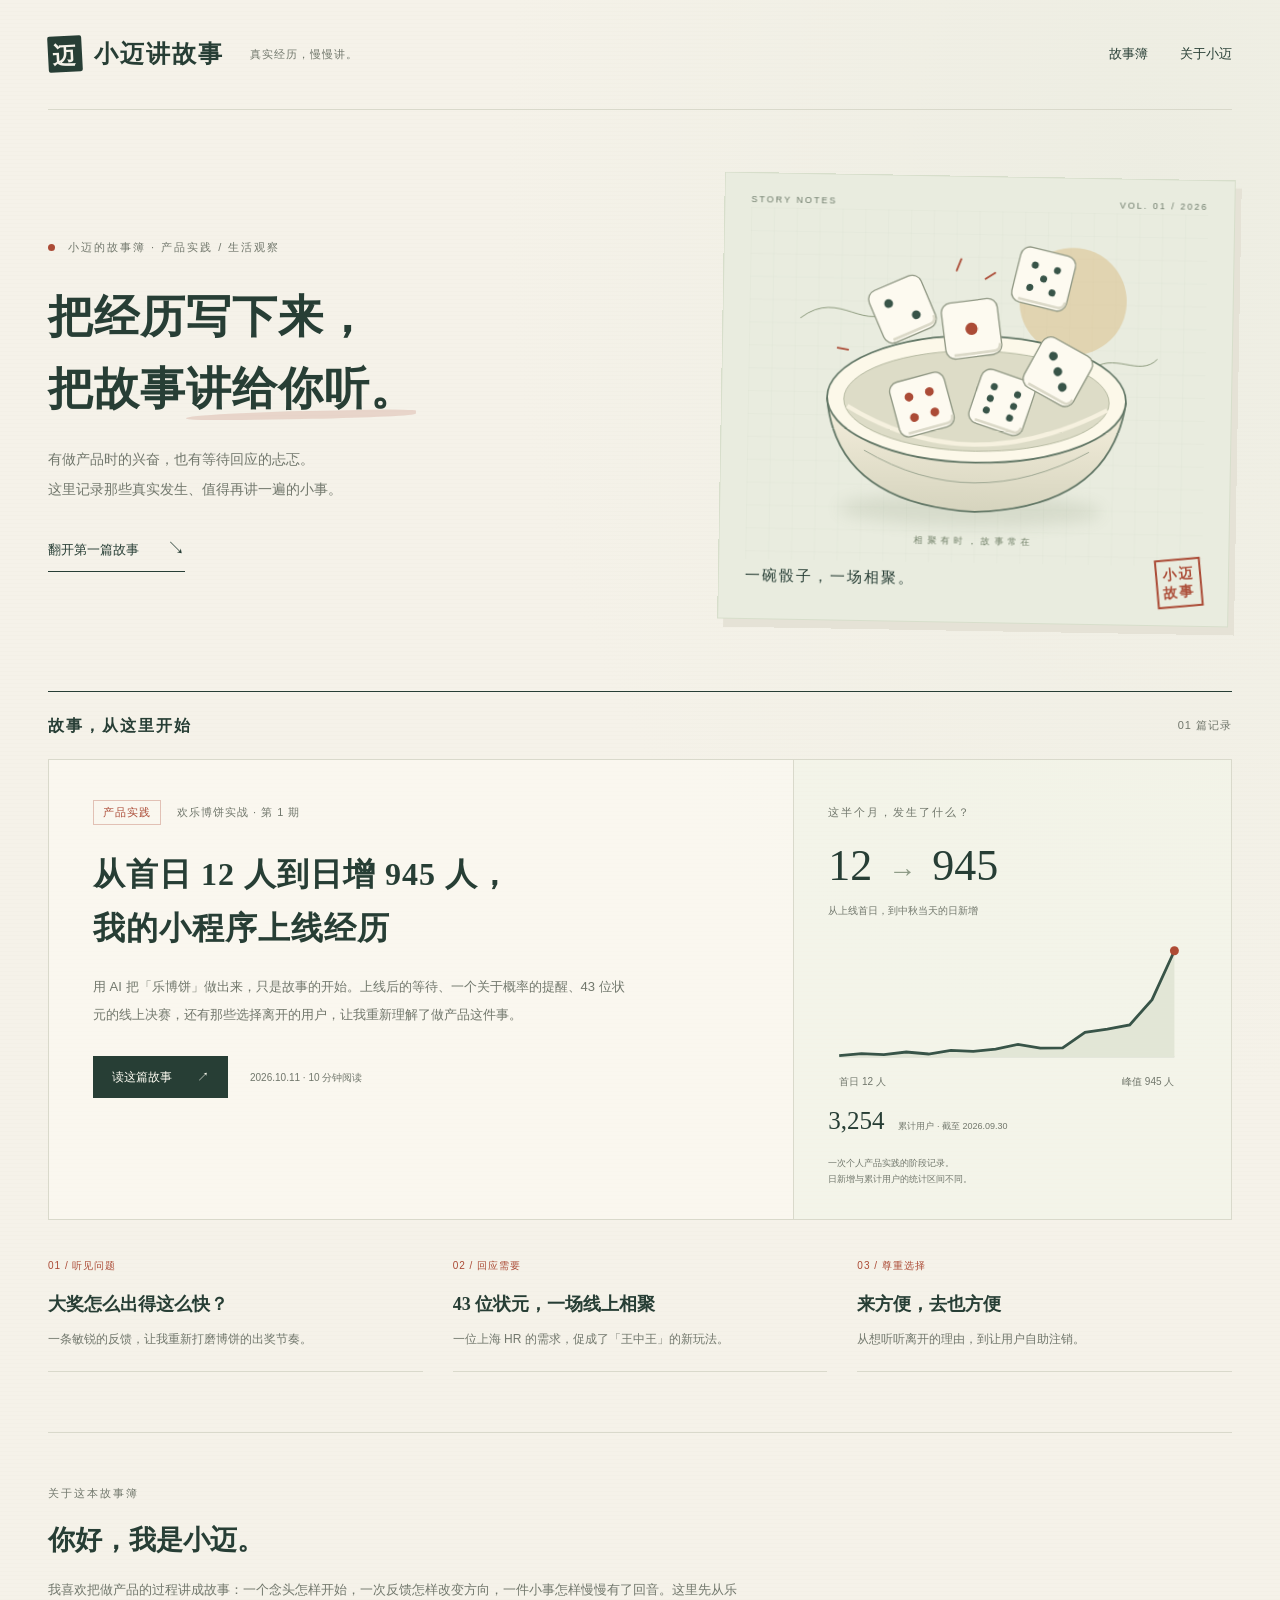
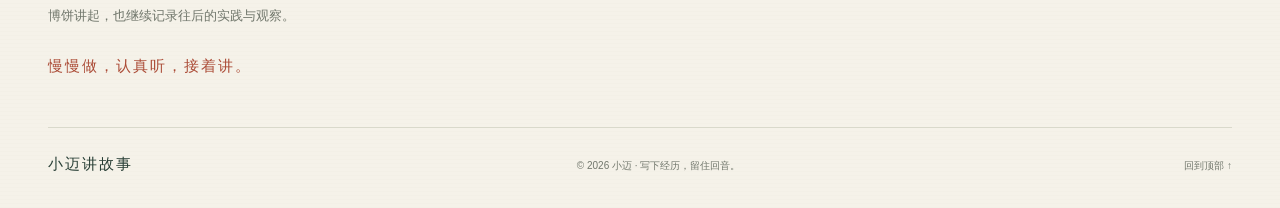
<file: index.html>
<!doctype html>
<html lang="zh-CN"><head><meta charset="utf-8"><meta name="viewport" content="width=device-width, initial-scale=1"><meta name="theme-color" content="#f5f2e9"><title>小迈讲故事</title><meta name="description" content="AI Coding 能不能把一款产品真正带到用户面前？这是我和 AI 一起做「乐博饼」的经历：从开发、备案、上线，到等待反馈，再到一次次改进。比增长数字更值得记下的，是用户带来的三个故事。"><meta property="og:title" content="小迈讲故事"><meta property="og:description" content="AI Coding 能不能把一款产品真正带到用户面前？这是我和 AI 一起做「乐博饼」的经历：从开发、备案、上线，到等待反馈，再到一次次改进。比增长数字更值得记下的，是用户带来的三个故事。"><meta property="og:type" content="website"><meta property="og:locale" content="zh_CN"><link rel="icon" href="./assets/favicon.svg" type="image/svg+xml"><link rel="stylesheet" href="./assets/site.css?v=20261011-2"><script src="./assets/site.js" defer></script></head><body><a class="skip-link" href="#main">跳到正文</a><header class="site-header wrap"><a class="brand" href="./"><span class="brand-mark" aria-hidden="true">迈</span>小迈讲故事<span class="brand-sub">真实经历，慢慢讲。</span></a><nav aria-label="主导航"><a href="./#stories">故事簿</a><a href="./#about">关于小迈</a></nav></header><main id="main"><section class="hero wrap">
  <div class="hero-copy"><p class="eyebrow"><span class="red-dot"></span> 小迈的故事簿 · 产品实践 / 生活观察</p><h1>把经历写下来，<br>把故事<span class="brush">讲给你听。</span></h1><p class="hero-description">有做产品时的兴奋，也有等待回应的忐忑。<br>这里记录那些真实发生、值得再讲一遍的小事。</p><a class="text-link" href="#stories">翻开第一篇故事 <span aria-hidden="true">↘</span></a></div>
  <div class="cover-art"><div class="art-caption">STORY NOTES <span>VOL. 01 / 2026</span></div><img src="assets/bobing.svg" alt="六颗骰子落入瓷碗的博饼插画" width="520" height="400"><div class="art-bottom"><span>一碗骰子，一场相聚。</span><span class="seal">小迈<br>故事</span></div></div>
</section>
<section id="stories" class="stories wrap"><div class="section-label"><h2>故事，从这里开始</h2><span>01 篇记录</span></div>
<article class="feature"><div class="feature-main"><div class="story-meta"><span>产品实践</span><span>欢乐博饼实战 · 第 1 期</span></div><a href="stories/le-bobing/"><h3>从首日 12 人到日增 945 人，<br>我的小程序上线经历</h3></a><p class="feature-summary">用 AI 把「乐博饼」做出来，只是故事的开始。上线后的等待、一个关于概率的提醒、43 位状元的线上决赛，还有那些选择离开的用户，让我重新理解了做产品这件事。</p><div class="feature-footer"><a class="button" href="stories/le-bobing/">读这篇故事 <span aria-hidden="true">↗</span></a><span>2026.10.11 · 10 分钟阅读</span></div></div><div class="feature-aside"><p class="eyebrow">这半个月，发生了什么？</p><div class="metric"><strong>12 <span>→</span> 945</strong><span>从上线首日，到中秋当天的日新增</span></div><svg class="growth-chart" viewBox="0 0 330 140" role="img" aria-label="原稿记录的连续 16 个观测值：日新增从 12 人起步，经历起伏后达到 945 人"><path d="M10 110H310" stroke="#d6d9ce"/><polygon points="10,110 10,108.8 30,107.0 50,107.9 70,105.6 90,107.4 110,104.2 130,105.1 150,103.0 170,98.8 190,102.2 210,101.9 230,88.0 250,85.1 270,81.3 290,58.8 310,15.0 310,110" fill="#e2e6d6"/><polyline points="10,108.8 30,107.0 50,107.9 70,105.6 90,107.4 110,104.2 130,105.1 150,103.0 170,98.8 190,102.2 210,101.9 230,88.0 250,85.1 270,81.3 290,58.8 310,15.0" fill="none" stroke="#385448" stroke-width="2.5"/><circle cx="310" cy="15" r="4" fill="#ae4b35"/><text x="10" y="135">首日 12 人</text><text x="310" y="135" text-anchor="end">峰值 945 人</text></svg><div class="aside-total"><strong>3,254</strong><span>累计用户 · 截至 2026.09.30</span></div><p class="data-note">一次个人产品实践的阶段记录。<br>日新增与累计用户的统计区间不同。</p></div></article>
<div class="story-notes"><div><span class="note-index">01 / 听见问题</span><h3>大奖怎么出得这么快？</h3><p>一条敏锐的反馈，让我重新打磨博饼的出奖节奏。</p></div><div><span class="note-index">02 / 回应需要</span><h3>43 位状元，一场线上相聚</h3><p>一位上海 HR 的需求，促成了「王中王」的新玩法。</p></div><div><span class="note-index">03 / 尊重选择</span><h3>来方便，去也方便</h3><p>从想听听离开的理由，到让用户自助注销。</p></div></div>
</section>
<section id="about" class="about wrap"><span class="eyebrow">关于这本故事簿</span><h2>你好，我是小迈。</h2><p>我喜欢把做产品的过程讲成故事：一个念头怎样开始，一次反馈怎样改变方向，一件小事怎样慢慢有了回音。这里先从乐博饼讲起，也继续记录往后的实践与观察。</p><span class="about-sign">慢慢做，认真听，接着讲。</span></section>
</main><footer class="site-footer wrap"><a class="footer-brand" href="./">小迈讲故事</a><span>© 2026 小迈 · 写下经历，留住回音。</span><a href="#main">回到顶部 ↑</a></footer></body></html>
</file>
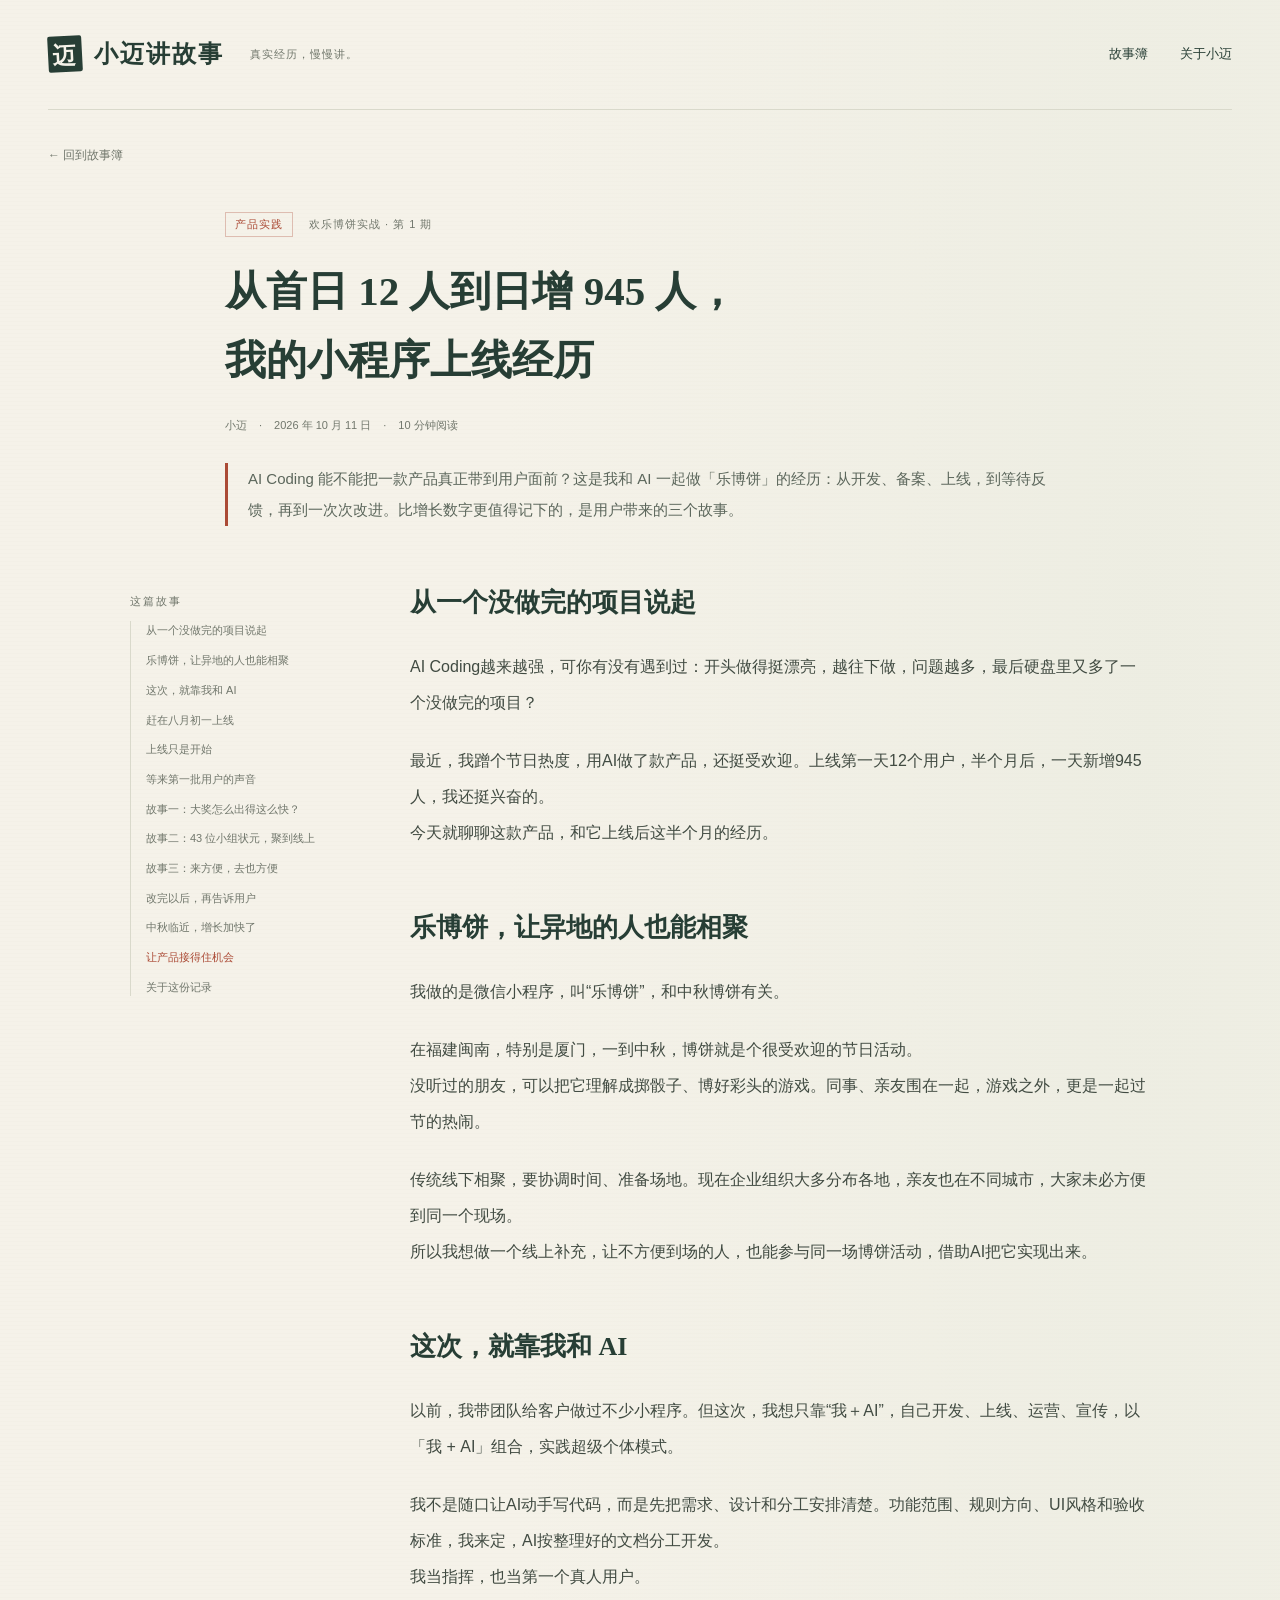
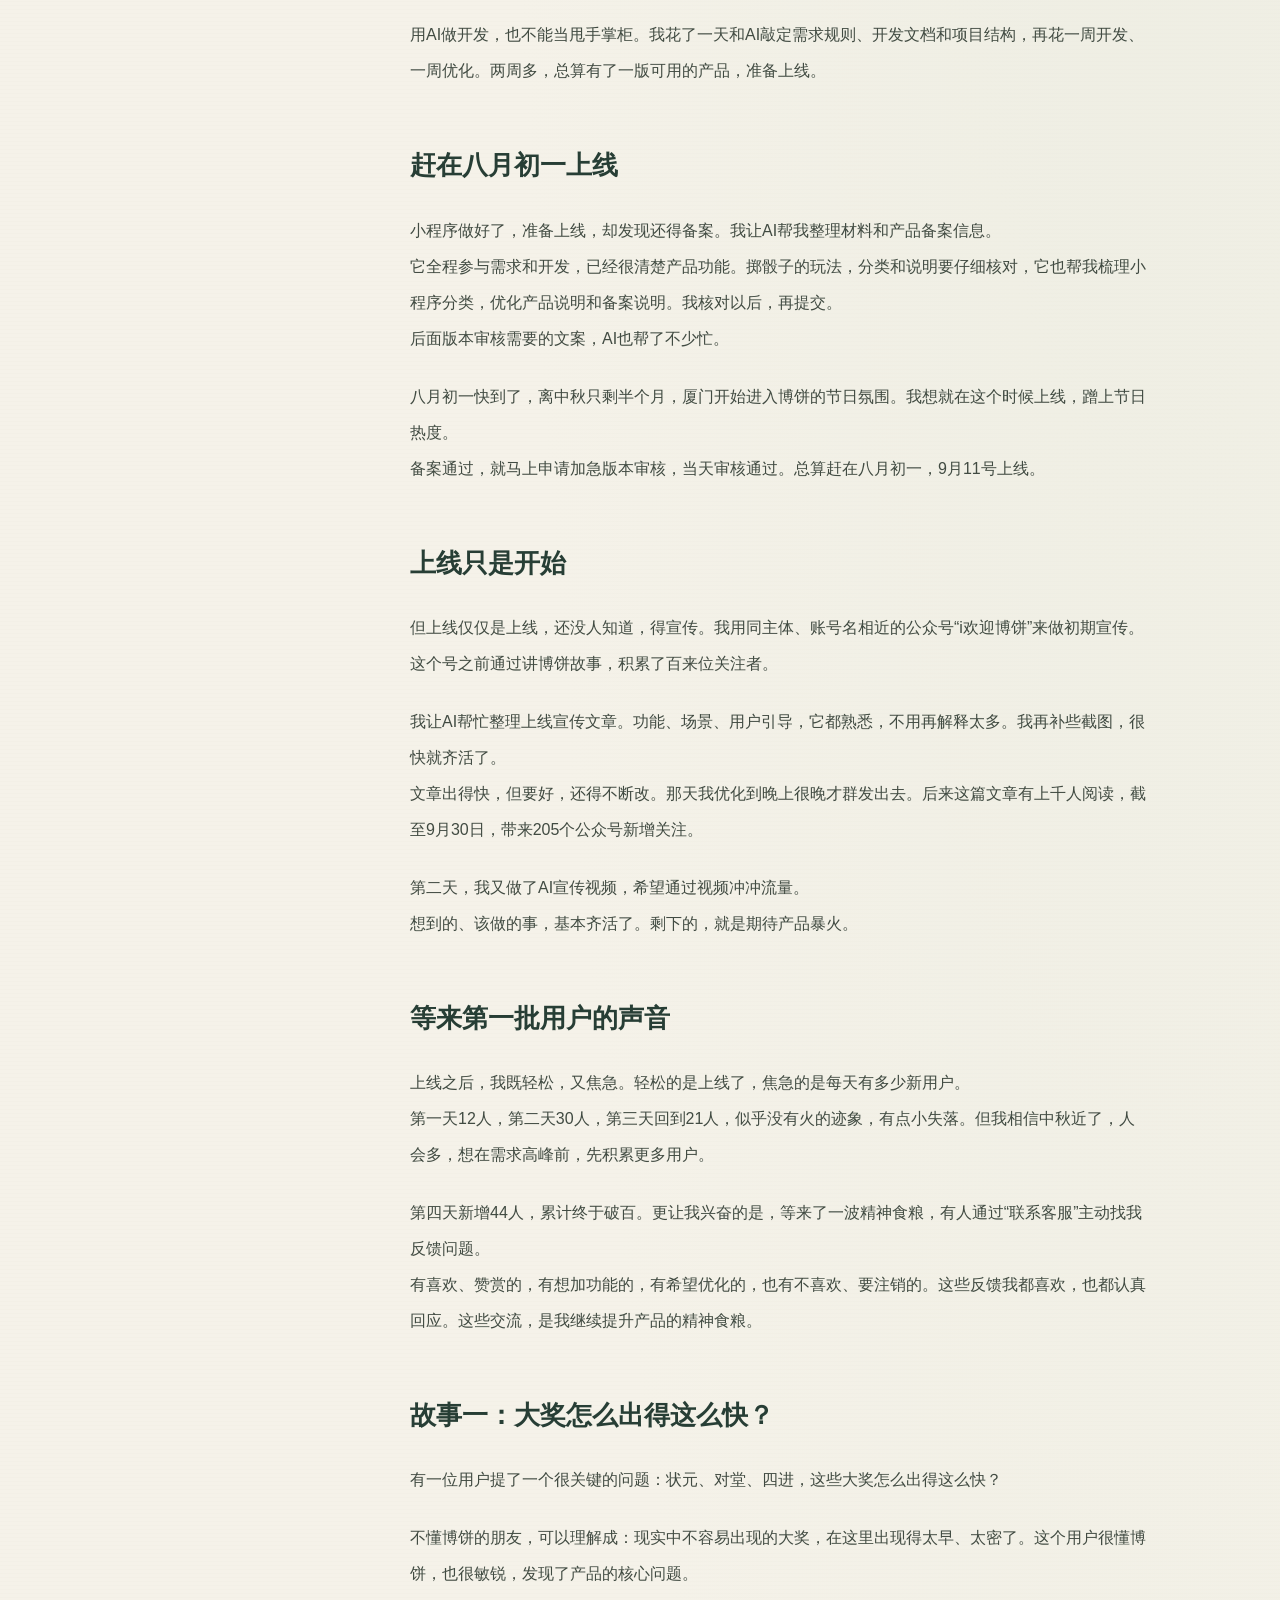
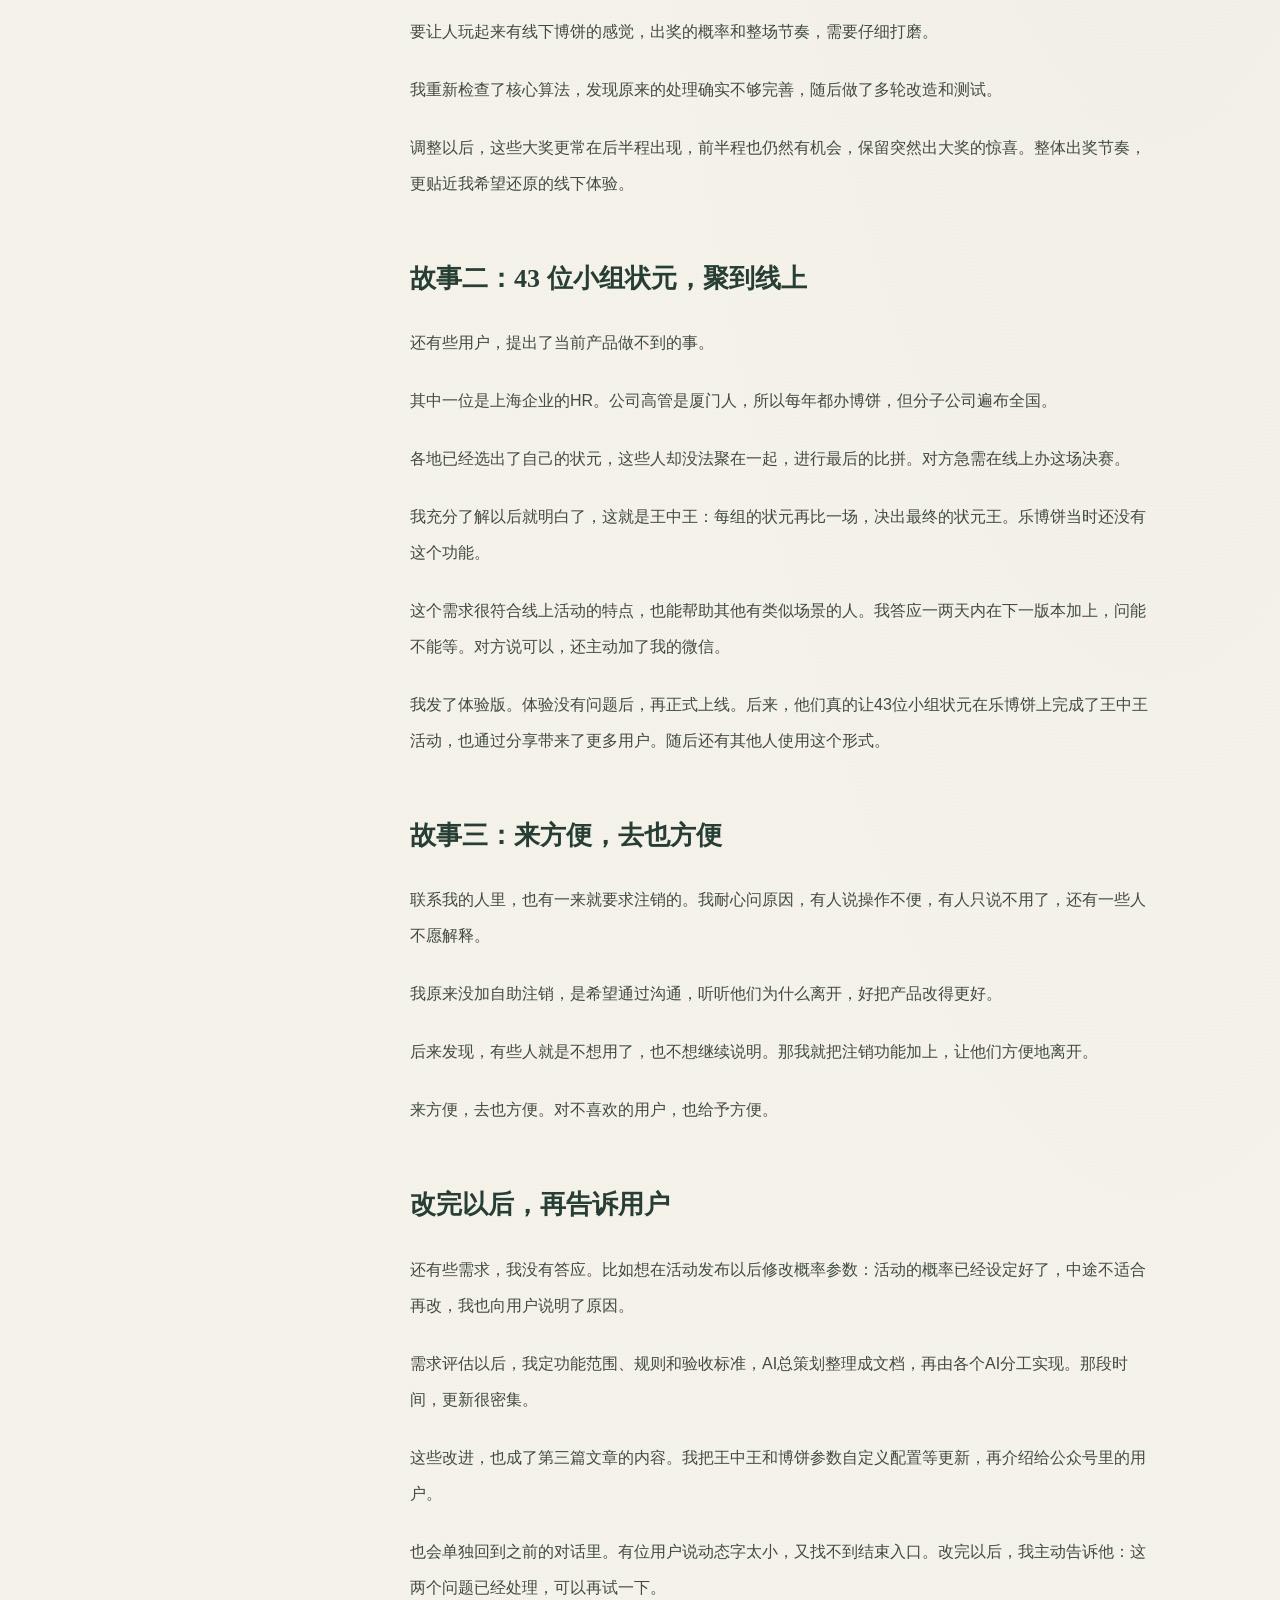
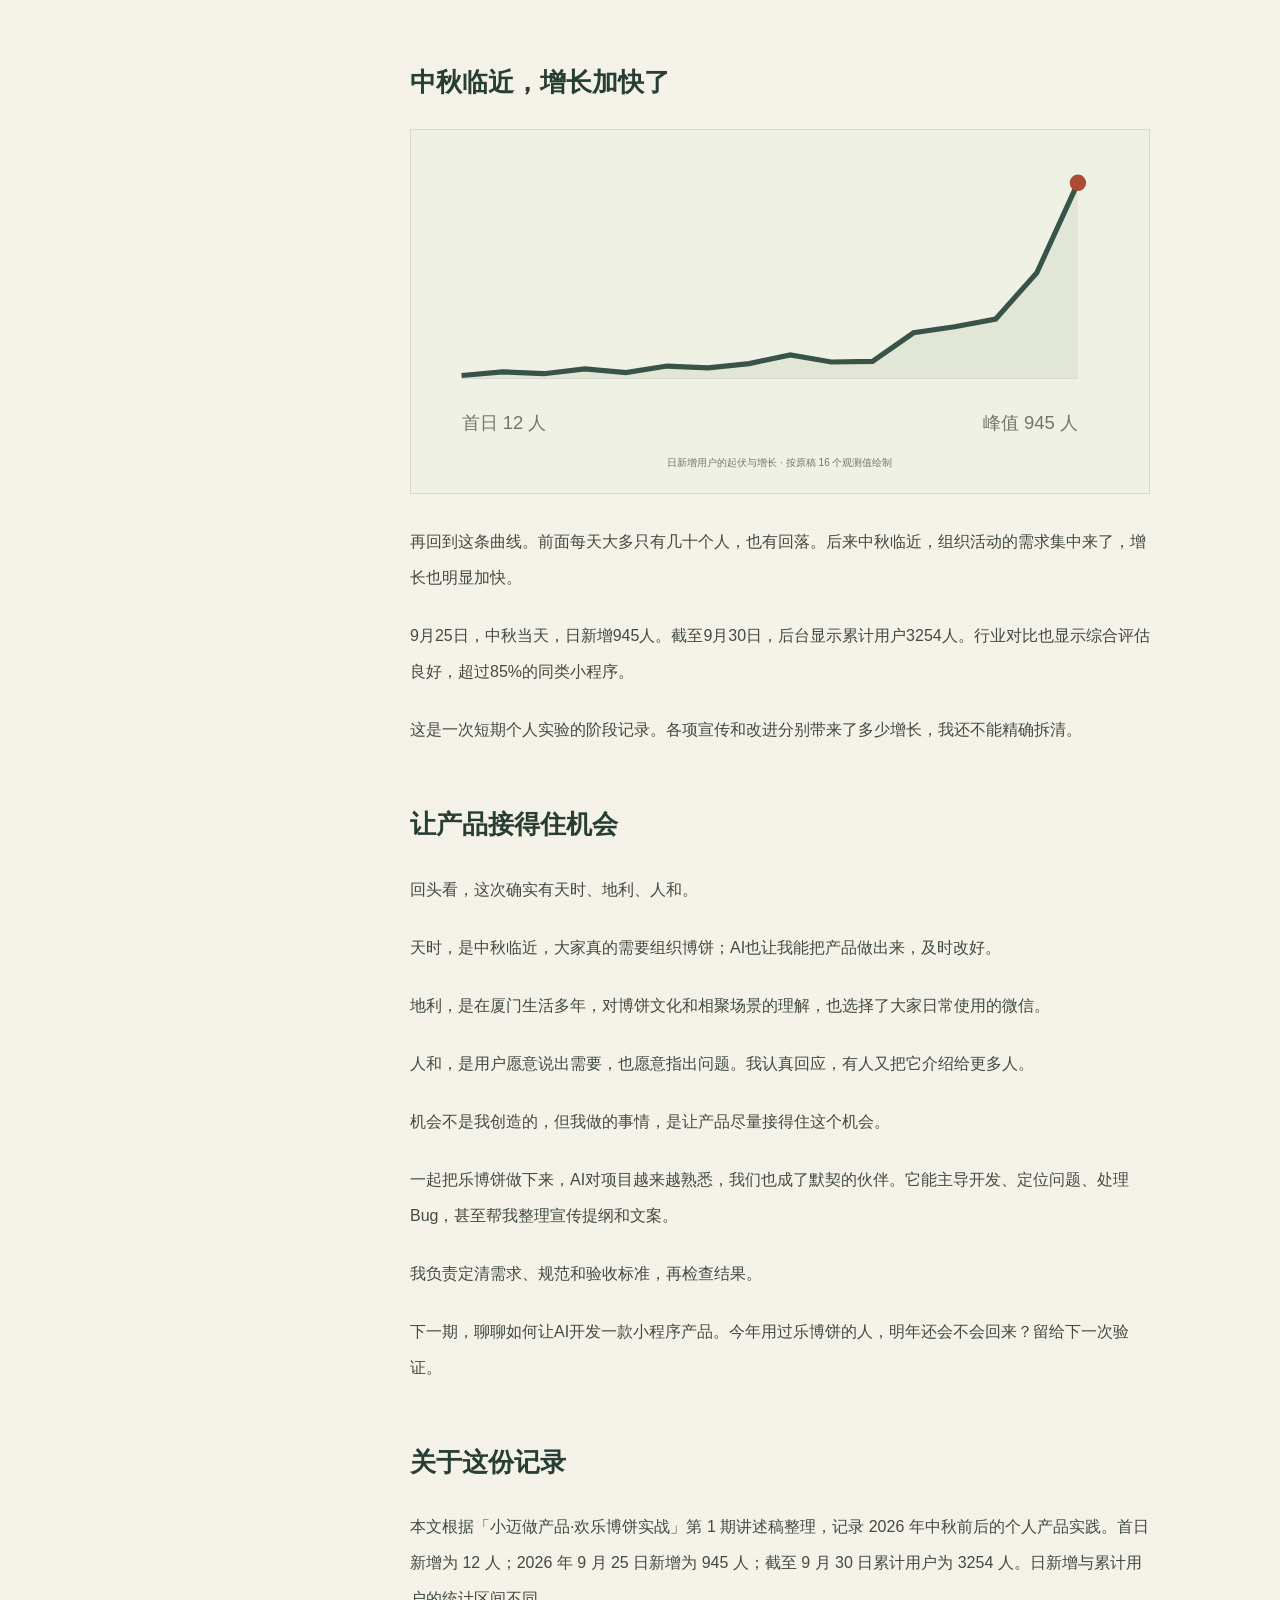
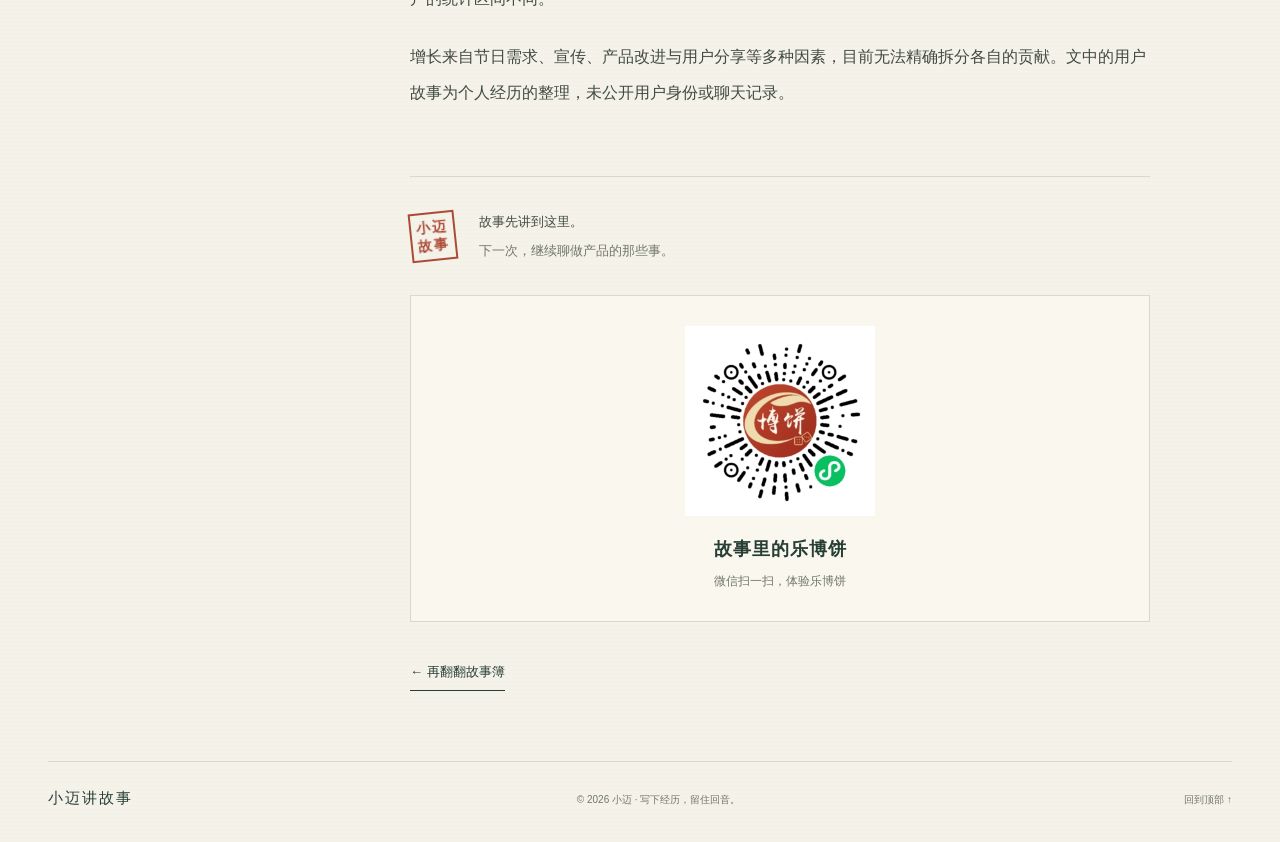
<file: stories/le-bobing/index.html>
<!doctype html>
<html lang="zh-CN"><head><meta charset="utf-8"><meta name="viewport" content="width=device-width, initial-scale=1"><meta name="theme-color" content="#f5f2e9"><title>从首日 12 人到日增 945 人，我的小程序上线经历 · 小迈讲故事</title><meta name="description" content="AI Coding 能不能把一款产品真正带到用户面前？这是我和 AI 一起做「乐博饼」的经历：从开发、备案、上线，到等待反馈，再到一次次改进。比增长数字更值得记下的，是用户带来的三个故事。"><meta property="og:title" content="从首日 12 人到日增 945 人，我的小程序上线经历 · 小迈讲故事"><meta property="og:description" content="AI Coding 能不能把一款产品真正带到用户面前？这是我和 AI 一起做「乐博饼」的经历：从开发、备案、上线，到等待反馈，再到一次次改进。比增长数字更值得记下的，是用户带来的三个故事。"><meta property="og:type" content="article"><meta property="og:locale" content="zh_CN"><link rel="icon" href="../../assets/favicon.svg" type="image/svg+xml"><link rel="stylesheet" href="../../assets/site.css?v=20261011-2"><script src="../../assets/site.js" defer></script></head><body><a class="skip-link" href="#main">跳到正文</a><header class="site-header wrap"><a class="brand" href="../../"><span class="brand-mark" aria-hidden="true">迈</span>小迈讲故事<span class="brand-sub">真实经历，慢慢讲。</span></a><nav aria-label="主导航"><a href="../../#stories">故事簿</a><a href="../../#about">关于小迈</a></nav></header><main id="main"><div class="reading-progress" aria-hidden="true"></div>
<div class="article-shell wrap"><a class="back-link" href="../../">← 回到故事簿</a><header class="article-header"><p class="story-meta"><span>产品实践</span><span>欢乐博饼实战 · 第 1 期</span></p><h1>从首日 <span class="title-value">12 人</span>到日增 <span class="title-value">945 人</span>，我的小程序上线经历</h1><div class="article-meta">小迈 <span>·</span> <time datetime="2026-10-11">2026 年 10 月 11 日</time><span>·</span>10 分钟阅读</div><p class="article-intro">AI Coding 能不能把一款产品真正带到用户面前？这是我和 AI 一起做「乐博饼」的经历：从开发、备案、上线，到等待反馈，再到一次次改进。比增长数字更值得记下的，是用户带来的三个故事。</p></header><div class="article-layout"><aside class="toc"><p class="eyebrow">这篇故事</p><nav aria-label="文章目录"><a href="#section-1">从一个没做完的项目说起</a><a href="#section-2">乐博饼，让异地的人也能相聚</a><a href="#section-3">这次，就靠我和 AI</a><a href="#section-4">赶在八月初一上线</a><a href="#section-5">上线只是开始</a><a href="#section-6">等来第一批用户的声音</a><a href="#section-7">故事一：大奖怎么出得这么快？</a><a href="#section-8">故事二：43 位小组状元，聚到线上</a><a href="#section-9">故事三：来方便，去也方便</a><a href="#section-10">改完以后，再告诉用户</a><a href="#section-11">中秋临近，增长加快了</a><a href="#section-12">让产品接得住机会</a><a href="#section-13">关于这份记录</a></nav></aside><article class="prose"><h2 id="section-1">从一个没做完的项目说起</h2>
<p>AI Coding越来越强，可你有没有遇到过：开头做得挺漂亮，越往下做，问题越多，最后硬盘里又多了一个没做完的项目？</p>
<p>最近，我蹭个节日热度，用AI做了款产品，还挺受欢迎。上线第一天12个用户，半个月后，一天新增945人，我还挺兴奋的。<br>今天就聊聊这款产品，和它上线后这半个月的经历。</p>
<h2 id="section-2">乐博饼，让异地的人也能相聚</h2>
<p>我做的是微信小程序，叫“乐博饼”，和中秋博饼有关。</p>
<p>在福建闽南，特别是厦门，一到中秋，博饼就是个很受欢迎的节日活动。<br>没听过的朋友，可以把它理解成掷骰子、博好彩头的游戏。同事、亲友围在一起，游戏之外，更是一起过节的热闹。</p>
<p>传统线下相聚，要协调时间、准备场地。现在企业组织大多分布各地，亲友也在不同城市，大家未必方便到同一个现场。<br>所以我想做一个线上补充，让不方便到场的人，也能参与同一场博饼活动，借助AI把它实现出来。</p>
<h2 id="section-3">这次，就靠我和 AI</h2>
<p>以前，我带团队给客户做过不少小程序。但这次，我想只靠“我＋AI”，自己开发、上线、运营、宣传，以「我 + AI」组合，实践超级个体模式。</p>
<p>我不是随口让AI动手写代码，而是先把需求、设计和分工安排清楚。功能范围、规则方向、UI风格和验收标准，我来定，AI按整理好的文档分工开发。<br>我当指挥，也当第一个真人用户。</p>
<p>用AI做开发，也不能当甩手掌柜。我花了一天和AI敲定需求规则、开发文档和项目结构，再花一周开发、一周优化。两周多，总算有了一版可用的产品，准备上线。</p>
<h2 id="section-4">赶在八月初一上线</h2>
<p>小程序做好了，准备上线，却发现还得备案。我让AI帮我整理材料和产品备案信息。<br>它全程参与需求和开发，已经很清楚产品功能。掷骰子的玩法，分类和说明要仔细核对，它也帮我梳理小程序分类，优化产品说明和备案说明。我核对以后，再提交。<br>后面版本审核需要的文案，AI也帮了不少忙。</p>
<p>八月初一快到了，离中秋只剩半个月，厦门开始进入博饼的节日氛围。我想就在这个时候上线，蹭上节日热度。<br>备案通过，就马上申请加急版本审核，当天审核通过。总算赶在八月初一，9月11号上线。</p>
<h2 id="section-5">上线只是开始</h2>
<p>但上线仅仅是上线，还没人知道，得宣传。我用同主体、账号名相近的公众号“i欢迎博饼”来做初期宣传。<br>这个号之前通过讲博饼故事，积累了百来位关注者。</p>
<p>我让AI帮忙整理上线宣传文章。功能、场景、用户引导，它都熟悉，不用再解释太多。我再补些截图，很快就齐活了。<br>文章出得快，但要好，还得不断改。那天我优化到晚上很晚才群发出去。后来这篇文章有上千人阅读，截至9月30日，带来205个公众号新增关注。</p>
<p>第二天，我又做了AI宣传视频，希望通过视频冲冲流量。<br>想到的、该做的事，基本齐活了。剩下的，就是期待产品暴火。</p>
<h2 id="section-6">等来第一批用户的声音</h2>
<p>上线之后，我既轻松，又焦急。轻松的是上线了，焦急的是每天有多少新用户。<br>第一天12人，第二天30人，第三天回到21人，似乎没有火的迹象，有点小失落。但我相信中秋近了，人会多，想在需求高峰前，先积累更多用户。</p>
<p>第四天新增44人，累计终于破百。更让我兴奋的是，等来了一波精神食粮，有人通过“联系客服”主动找我反馈问题。<br>有喜欢、赞赏的，有想加功能的，有希望优化的，也有不喜欢、要注销的。这些反馈我都喜欢，也都认真回应。这些交流，是我继续提升产品的精神食粮。</p>
<h2 id="section-7">故事一：大奖怎么出得这么快？</h2>
<p>有一位用户提了一个很关键的问题：状元、对堂、四进，这些大奖怎么出得这么快？</p>
<p>不懂博饼的朋友，可以理解成：现实中不容易出现的大奖，在这里出现得太早、太密了。这个用户很懂博饼，也很敏锐，发现了产品的核心问题。</p>
<p>要让人玩起来有线下博饼的感觉，出奖的概率和整场节奏，需要仔细打磨。</p>
<p>我重新检查了核心算法，发现原来的处理确实不够完善，随后做了多轮改造和测试。</p>
<p>调整以后，这些大奖更常在后半程出现，前半程也仍然有机会，保留突然出大奖的惊喜。整体出奖节奏，更贴近我希望还原的线下体验。</p>
<h2 id="section-8">故事二：43 位小组状元，聚到线上</h2>
<p>还有些用户，提出了当前产品做不到的事。</p>
<p>其中一位是上海企业的HR。公司高管是厦门人，所以每年都办博饼，但分子公司遍布全国。</p>
<p>各地已经选出了自己的状元，这些人却没法聚在一起，进行最后的比拼。对方急需在线上办这场决赛。</p>
<p>我充分了解以后就明白了，这就是王中王：每组的状元再比一场，决出最终的状元王。乐博饼当时还没有这个功能。</p>
<p>这个需求很符合线上活动的特点，也能帮助其他有类似场景的人。我答应一两天内在下一版本加上，问能不能等。对方说可以，还主动加了我的微信。</p>
<p>我发了体验版。体验没有问题后，再正式上线。后来，他们真的让43位小组状元在乐博饼上完成了王中王活动，也通过分享带来了更多用户。随后还有其他人使用这个形式。</p>
<h2 id="section-9">故事三：来方便，去也方便</h2>
<p>联系我的人里，也有一来就要求注销的。我耐心问原因，有人说操作不便，有人只说不用了，还有一些人不愿解释。</p>
<p>我原来没加自助注销，是希望通过沟通，听听他们为什么离开，好把产品改得更好。</p>
<p>后来发现，有些人就是不想用了，也不想继续说明。那我就把注销功能加上，让他们方便地离开。</p>
<p>来方便，去也方便。对不喜欢的用户，也给予方便。</p>
<h2 id="section-10">改完以后，再告诉用户</h2>
<p>还有些需求，我没有答应。比如想在活动发布以后修改概率参数：活动的概率已经设定好了，中途不适合再改，我也向用户说明了原因。</p>
<p>需求评估以后，我定功能范围、规则和验收标准，AI总策划整理成文档，再由各个AI分工实现。那段时间，更新很密集。</p>
<p>这些改进，也成了第三篇文章的内容。我把王中王和博饼参数自定义配置等更新，再介绍给公众号里的用户。</p>
<p>也会单独回到之前的对话里。有位用户说动态字太小，又找不到结束入口。改完以后，我主动告诉他：这两个问题已经处理，可以再试一下。</p>
<h2 id="section-11">中秋临近，增长加快了</h2>
<figure class="article-chart"><svg class="growth-chart" viewBox="0 0 330 140" role="img" aria-label="原稿记录的连续 16 个观测值：日新增从 12 人起步，经历起伏后达到 945 人"><path d="M10 110H310" stroke="#d6d9ce"/><polygon points="10,110 10,108.8 30,107.0 50,107.9 70,105.6 90,107.4 110,104.2 130,105.1 150,103.0 170,98.8 190,102.2 210,101.9 230,88.0 250,85.1 270,81.3 290,58.8 310,15.0 310,110" fill="#e2e6d6"/><polyline points="10,108.8 30,107.0 50,107.9 70,105.6 90,107.4 110,104.2 130,105.1 150,103.0 170,98.8 190,102.2 210,101.9 230,88.0 250,85.1 270,81.3 290,58.8 310,15.0" fill="none" stroke="#385448" stroke-width="2.5"/><circle cx="310" cy="15" r="4" fill="#ae4b35"/><text x="10" y="135">首日 12 人</text><text x="310" y="135" text-anchor="end">峰值 945 人</text></svg><figcaption>日新增用户的起伏与增长 · 按原稿 16 个观测值绘制</figcaption></figure>
<p>再回到这条曲线。前面每天大多只有几十个人，也有回落。后来中秋临近，组织活动的需求集中来了，增长也明显加快。</p>
<p>9月25日，中秋当天，日新增945人。截至9月30日，后台显示累计用户3254人。行业对比也显示综合评估良好，超过85%的同类小程序。</p>
<p>这是一次短期个人实验的阶段记录。各项宣传和改进分别带来了多少增长，我还不能精确拆清。</p>
<h2 id="section-12">让产品接得住机会</h2>
<p>回头看，这次确实有天时、地利、人和。</p>
<p>天时，是中秋临近，大家真的需要组织博饼；AI也让我能把产品做出来，及时改好。</p>
<p>地利，是在厦门生活多年，对博饼文化和相聚场景的理解，也选择了大家日常使用的微信。</p>
<p>人和，是用户愿意说出需要，也愿意指出问题。我认真回应，有人又把它介绍给更多人。</p>
<p>机会不是我创造的，但我做的事情，是让产品尽量接得住这个机会。</p>
<p>一起把乐博饼做下来，AI对项目越来越熟悉，我们也成了默契的伙伴。它能主导开发、定位问题、处理Bug，甚至帮我整理宣传提纲和文案。</p>
<p>我负责定清需求、规范和验收标准，再检查结果。</p>
<p>下一期，聊聊如何让AI开发一款小程序产品。今年用过乐博饼的人，明年还会不会回来？留给下一次验证。</p>
<h2 id="section-13">关于这份记录</h2>
<p>本文根据「小迈做产品·欢乐博饼实战」第 1 期讲述稿整理，记录 2026 年中秋前后的个人产品实践。首日新增为 12 人；2026 年 9 月 25 日新增为 945 人；截至 9 月 30 日累计用户为 3254 人。日新增与累计用户的统计区间不同。</p>
<p>增长来自节日需求、宣传、产品改进与用户分享等多种因素，目前无法精确拆分各自的贡献。文中的用户故事为个人经历的整理，未公开用户身份或聊天记录。</p><div class="article-end"><span class="seal">小迈<br>故事</span><p>故事先讲到这里。<br><strong>下一次，继续聊做产品的那些事。</strong></p></div><figure id="experience" class="miniprogram-code"><img src="../../assets/le-bobing-code.jpg" alt="乐博饼微信小程序码" width="258" height="258" loading="lazy"><figcaption><strong>故事里的乐博饼</strong><span>微信扫一扫，体验乐博饼</span></figcaption></figure><a class="text-link" href="../../">← 再翻翻故事簿</a></article></div></div>
</main><footer class="site-footer wrap"><a class="footer-brand" href="../../">小迈讲故事</a><span>© 2026 小迈 · 写下经历，留住回音。</span><a href="#main">回到顶部 ↑</a></footer></body></html>
</file>
<file: assets/site.css>
:root{--paper:#f5f2e9;--ink:#273e35;--muted:#71776c;--accent:#ab4b36;--line:#d9d9cb;--serif:"Songti SC","STSong","Noto Serif CJK SC",serif;--sans:"PingFang SC","Microsoft YaHei",sans-serif}*{box-sizing:border-box}html{scroll-behavior:smooth;scroll-padding-top:32px}body{margin:0;color:var(--ink);font-family:var(--sans);background:radial-gradient(ellipse at 90% 10%,#e6e9dc88,transparent 40%),repeating-linear-gradient(0deg,#93846d05 0px,#93846d05 1px,transparent 1px,transparent 4px),var(--paper);line-height:1.7}a{color:inherit;text-decoration:none}a:hover{color:var(--accent)}a:focus-visible{outline:2px solid var(--accent);outline-offset:6px}img{max-width:100%;height:auto}.wrap{width:min(1200px,calc(100% - 96px));margin-inline:auto}.site-header{display:flex;align-items:center;justify-content:space-between;min-height:110px;border-bottom:1px solid var(--line);gap:24px}.brand{display:flex;align-items:center;gap:12px;font-family:var(--serif);font-size:24px;font-weight:700;letter-spacing:2px}.brand-mark{display:grid;place-items:center;width:34px;height:36px;background:var(--ink);color:var(--paper);border-radius:2px;font-size:23px;transform:rotate(-3deg)}.brand-sub{font-family:var(--sans);font-size:11px;font-weight:400;color:var(--muted);letter-spacing:1px;margin-left:14px}.site-header nav{display:flex;gap:32px;font-size:13px}.hero{display:grid;grid-template-columns:1.2fr 1fr;align-items:center;gap:60px;padding-top:66px;padding-bottom:68px}.eyebrow{font-size:11px;letter-spacing:2px;color:var(--muted)}.red-dot{display:inline-block;width:7px;height:7px;background:var(--accent);border-radius:50%;margin-right:8px}.hero h1{font-family:var(--serif);font-size:clamp(32px,3.5vw,49px);line-height:1.6;letter-spacing:1px;margin:25px 0 20px;font-weight:600}.brush{position:relative;white-space:nowrap}.brush:after{content:"";position:absolute;bottom:-5px;left:0;width:100%;height:8px;background:var(--accent);opacity:.17;border-radius:65% 20% 45% 30%;transform:rotate(-1deg)}.hero-description{font-size:14px;line-height:2.1;color:var(--muted);margin:0 0 29px}.text-link{font-size:13px;border-bottom:1px solid var(--ink);padding-bottom:7px;display:inline-block}.text-link span{margin-left:24px;font-size:18px}.cover-art{background:#e9ecdf;border:1px solid #d7decb;position:relative;padding:19px 26px 18px;transform:rotate(1deg);box-shadow:6px 8px 0 #e5e2d6;animation:arrive .7s ease-out both}.cover-art img{display:block;width:100%;margin:0 auto}.art-caption{display:flex;justify-content:space-between;font-size:9px;letter-spacing:2px;color:#6b7968}.art-bottom{display:flex;justify-content:space-between;align-items:center;font-family:var(--serif);letter-spacing:2px;font-size:15px;margin-top:-8px}.seal{display:inline-grid;place-content:center;line-height:1.25;color:var(--accent);border:2px solid var(--accent);font-family:var(--serif);font-size:14px;padding:5px;transform:rotate(-6deg);font-weight:700;letter-spacing:2px}.section-label{display:flex;justify-content:space-between;align-items:center;border-top:1px solid var(--ink);padding:20px 0}.section-label h2{font-size:16px;font-family:var(--serif);letter-spacing:2px;margin:0}.section-label>span{color:var(--muted);font-size:11px;letter-spacing:1px}.feature{display:grid;grid-template-columns:1.7fr 1fr;border:1px solid var(--line);background:#fffcf570}.feature-main{padding:40px 44px}.story-meta{display:flex;gap:16px;align-items:center;font-size:11px;color:var(--muted);letter-spacing:1px}.story-meta span:first-child{color:var(--accent);border:1px solid #ab4b3650;padding:2px 9px}.feature h3{font-family:var(--serif);font-size:clamp(24px,2.5vw,32px);font-weight:600;line-height:1.7;margin:22px 0 18px;letter-spacing:1px}.feature-summary{font-size:13px;line-height:2.1;color:var(--muted);max-width:540px}.feature-footer{display:flex;align-items:center;gap:22px;margin-top:28px}.feature-footer>span{font-size:10px;color:var(--muted)}.button{display:inline-flex;gap:25px;background:var(--ink);color:#fffdf3;padding:11px 19px;font-size:12px}.button:hover{background:var(--accent);color:#fff}.feature-aside{padding:32px 34px;border-left:1px solid var(--line);background:#e9eddf65}.metric{display:flex;flex-direction:column;margin-top:15px}.metric strong{font-family:Georgia,serif;font-size:44px;font-weight:400;line-height:1.3}.metric strong span{font-size:28px;color:#8c9985;margin:0 5px}.metric>span{font-size:10px;color:var(--muted);margin-top:8px}.growth-chart{width:100%;display:block;margin:15px 0 10px}.growth-chart text{font:9px var(--sans);fill:#71776c}.aside-total{display:flex;align-items:baseline;gap:14px}.aside-total strong{font-family:Georgia,serif;font-size:25px;font-weight:400}.aside-total span{font-size:9px;color:var(--muted)}.data-note{font-size:9px;color:var(--muted);line-height:1.8;margin:12px 0 0}.story-notes{display:grid;grid-template-columns:repeat(3,1fr);gap:30px;margin:30px 0 60px}.story-notes>div{border-bottom:1px solid var(--line);padding:0 0 20px}.note-index{color:var(--accent);font-size:10px;letter-spacing:1px}.story-notes h3{font-family:var(--serif);font-size:18px;margin:12px 0 8px;font-weight:600}.story-notes p{font-size:12px;color:var(--muted);line-height:1.9;margin:0}.about{position:relative;border-top:1px solid var(--line);padding:45px 0 48px}.about h2{font-size:27px;font-family:var(--serif);font-weight:600;margin:13px 0}.about p{max-width:690px;font-size:13px;line-height:2;color:var(--muted)}.about-sign{display:block;font-family:var(--serif);font-size:15px;color:var(--accent);margin-top:25px;letter-spacing:2px}.site-footer{border-top:1px solid var(--line);padding:24px 0 30px;display:flex;justify-content:space-between;align-items:center;gap:20px;font-size:10px;color:var(--muted)}.footer-brand{font-size:15px;color:var(--ink);font-family:var(--serif);letter-spacing:2px}.skip-link{position:absolute;top:-100px;left:15px;padding:8px 15px;background:var(--ink);color:white;z-index:10}.skip-link:focus{top:10px}.article-shell{padding-top:30px;padding-bottom:70px}.back-link{font-size:12px;color:var(--muted)}.article-header{max-width:830px;margin:45px auto 55px}.article-header h1{font-family:var(--serif);font-size:clamp(29px,3.2vw,43px);line-height:1.7;font-weight:600;margin:20px 0}.article-meta{display:flex;flex-wrap:wrap;gap:12px;color:var(--muted);font-size:11px}.article-intro{font-size:15px;line-height:2.1;color:#5b665b;margin-top:28px;padding-left:20px;border-left:3px solid var(--accent)}.article-layout{display:grid;grid-template-columns:220px minmax(0,740px);gap:60px;justify-content:center}.toc{align-self:start;position:sticky;top:30px}.toc nav{display:flex;flex-direction:column;gap:11px;border-left:1px solid var(--line);padding-left:15px}.toc nav a{font-size:11px;line-height:1.7;color:var(--muted)}.toc nav a.active{color:var(--accent)}.prose{min-width:0}.prose h2{font-family:var(--serif);font-size:26px;font-weight:600;line-height:1.7;margin:55px 0 24px;scroll-margin-top:35px}.prose h2:first-child{margin-top:0}.prose p{font-size:16px;line-height:2.25;margin:0 0 22px;color:#414b42}.article-end{display:flex;align-items:center;gap:23px;margin-top:65px;padding:30px 0;border-top:1px solid var(--line)}.article-end p{font-size:13px;margin:0}.article-end strong{font-weight:400;color:var(--muted)}.reading-progress{height:3px;background:var(--accent);position:fixed;top:0;left:0;width:0;z-index:5}.hero-copy{animation:arrive .6s ease-out both}@keyframes arrive{from{opacity:0;translate:0 12px}to{opacity:1;translate:0 0}}@media(min-width:1500px){.hero{padding-top:85px;padding-bottom:85px}}@media(max-width:1000px){.wrap{width:calc(100% - 56px)}.brand-sub{display:none}.hero{gap:30px}.feature-main{padding:30px}.feature-aside{padding:30px 24px}.feature-footer{flex-wrap:wrap;gap:15px}.aside-total{flex-direction:column;gap:0}.article-layout{grid-template-columns:170px minmax(0,1fr);gap:35px}.hero h1{font-size:35px}}@media(max-width:700px){.wrap{width:calc(100% - 40px)}.site-header{min-height:84px;gap:12px}.brand{font-size:20px;gap:8px;letter-spacing:1px}.brand-mark{width:28px;height:30px;font-size:20px}.site-header nav{gap:16px;font-size:11px}.hero{grid-template-columns:1fr;gap:35px;padding-top:35px;padding-bottom:45px}.hero h1{font-size:34px;margin:20px 0}.hero .eyebrow{font-size:9px;letter-spacing:1px}.hero-description{font-size:13px}.cover-art{max-width:440px;width:100%;justify-self:center;padding:17px 20px}.cover-art img{max-height:280px}.feature{grid-template-columns:1fr}.feature-main{padding:27px 23px}.feature h3{font-size:24px}.feature h3 br{display:none}.feature-aside{border-left:0;border-top:1px solid var(--line);padding:22px 25px}.feature-aside .growth-chart{max-width:380px}.metric strong{font-size:39px}.aside-total{flex-direction:row;gap:12px}.story-notes{grid-template-columns:1fr;gap:22px;margin-bottom:42px}.story-notes>div{padding-bottom:18px}.story-notes h3{margin-top:7px}.about{padding-top:30px}.site-footer{flex-wrap:wrap;gap:12px}.site-footer>span{order:3;flex-basis:100%}.article-header{margin:30px 0}.article-header h1{font-size:29px}.article-intro{font-size:14px;padding-left:15px}.article-layout{grid-template-columns:1fr;gap:30px}.toc{position:static;border-block:1px solid var(--line);padding:13px 0 18px}.toc nav{display:grid;grid-template-columns:1fr 1fr;gap:10px 15px}.toc nav a{font-size:10px}.prose h2{font-size:23px;margin-top:40px}.prose p{font-size:15px;line-height:2.2}.article-shell{padding-bottom:45px}}@media(prefers-reduced-motion:reduce){html{scroll-behavior:auto}*{animation:none!important}}
.article-header h1{text-wrap:balance}.article-chart{margin:0 0 30px;padding:22px 30px;background:#e9eddf65;border:1px solid var(--line)}.article-chart .growth-chart{margin:0}.article-chart figcaption{font-size:10px;color:var(--muted);margin-top:15px;text-align:center}
.title-value{white-space:nowrap}
.miniprogram-code{display:flex;flex-direction:column;align-items:center;gap:18px;margin:0 0 35px;padding:30px 20px;border:1px solid var(--line);background:#fffcf570;text-align:center}
.miniprogram-code img{display:block;width:190px;height:auto;max-width:100%;padding:12px;background:#fff}
.miniprogram-code figcaption{display:flex;flex-direction:column;gap:6px}
.miniprogram-code figcaption strong{font-family:var(--serif);font-size:18px;font-weight:600;letter-spacing:1px}
.miniprogram-code figcaption span{font-size:12px;color:var(--muted)}
</file>
